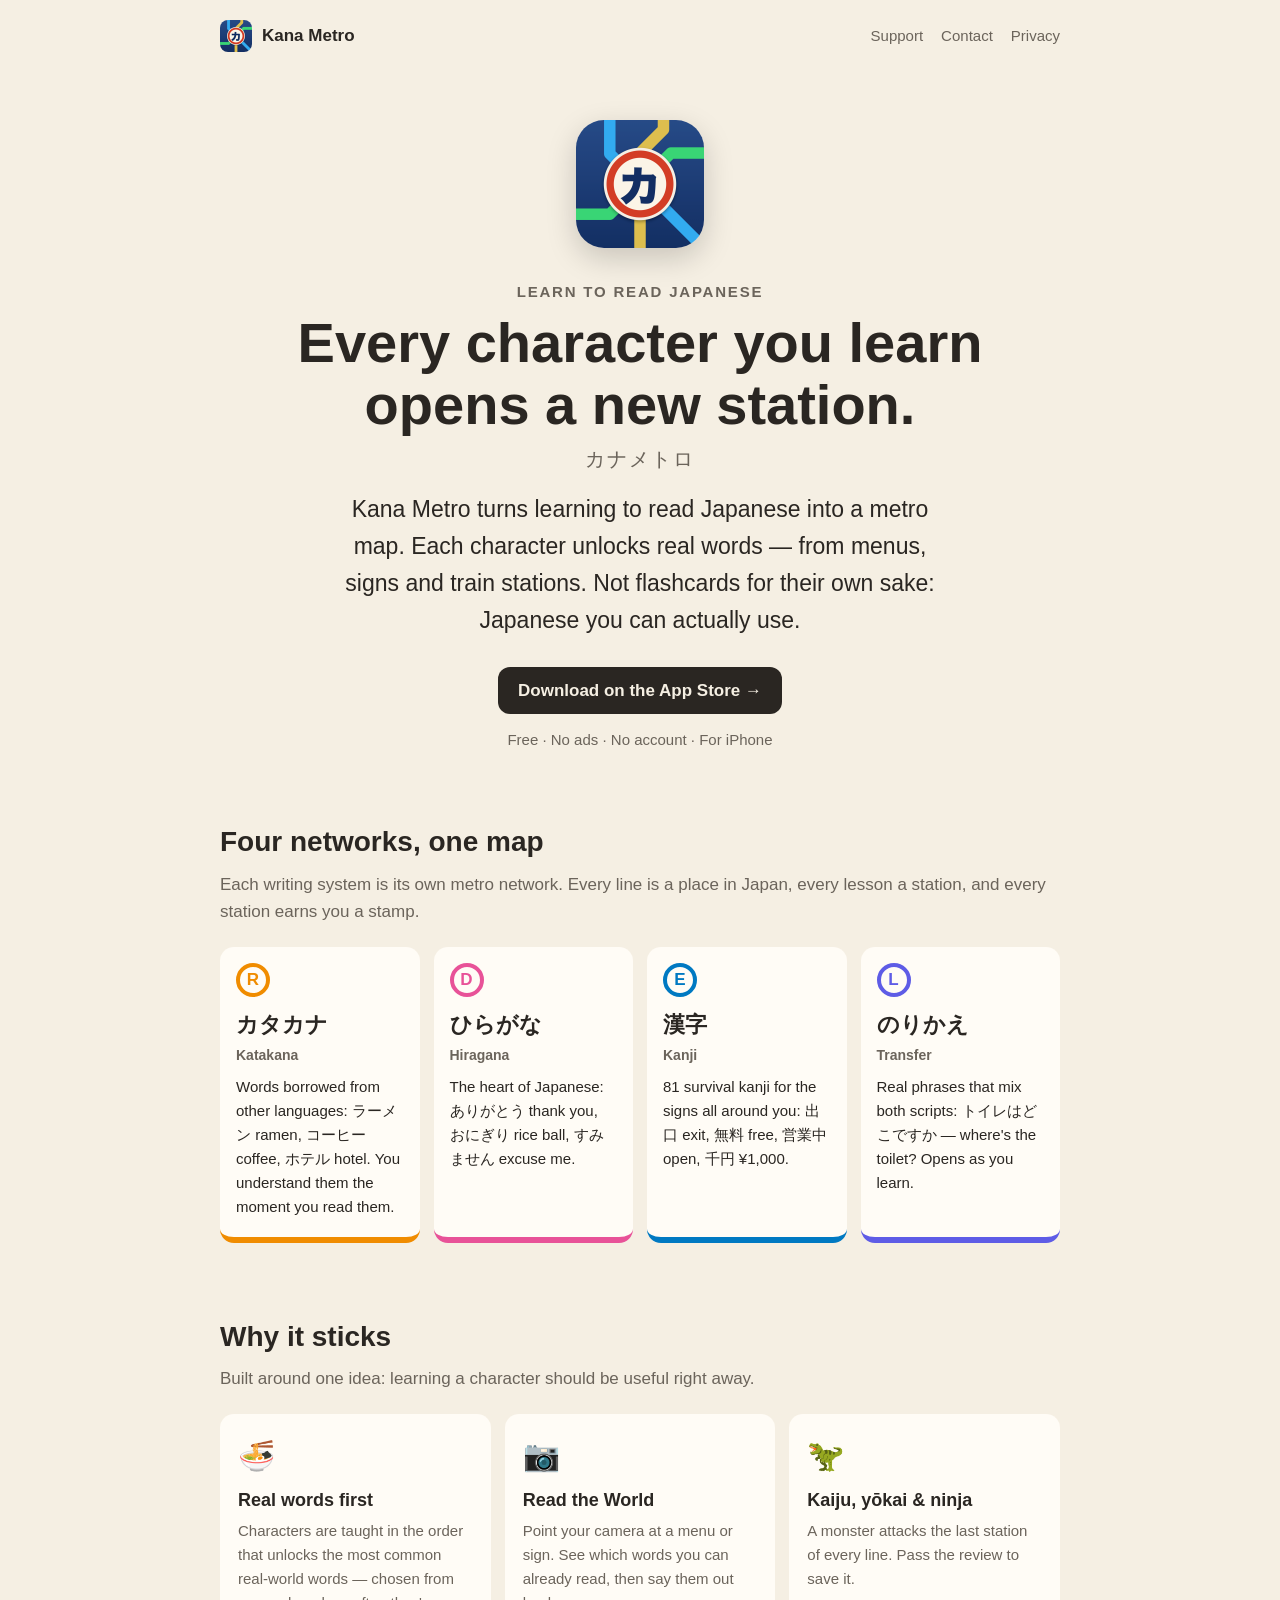
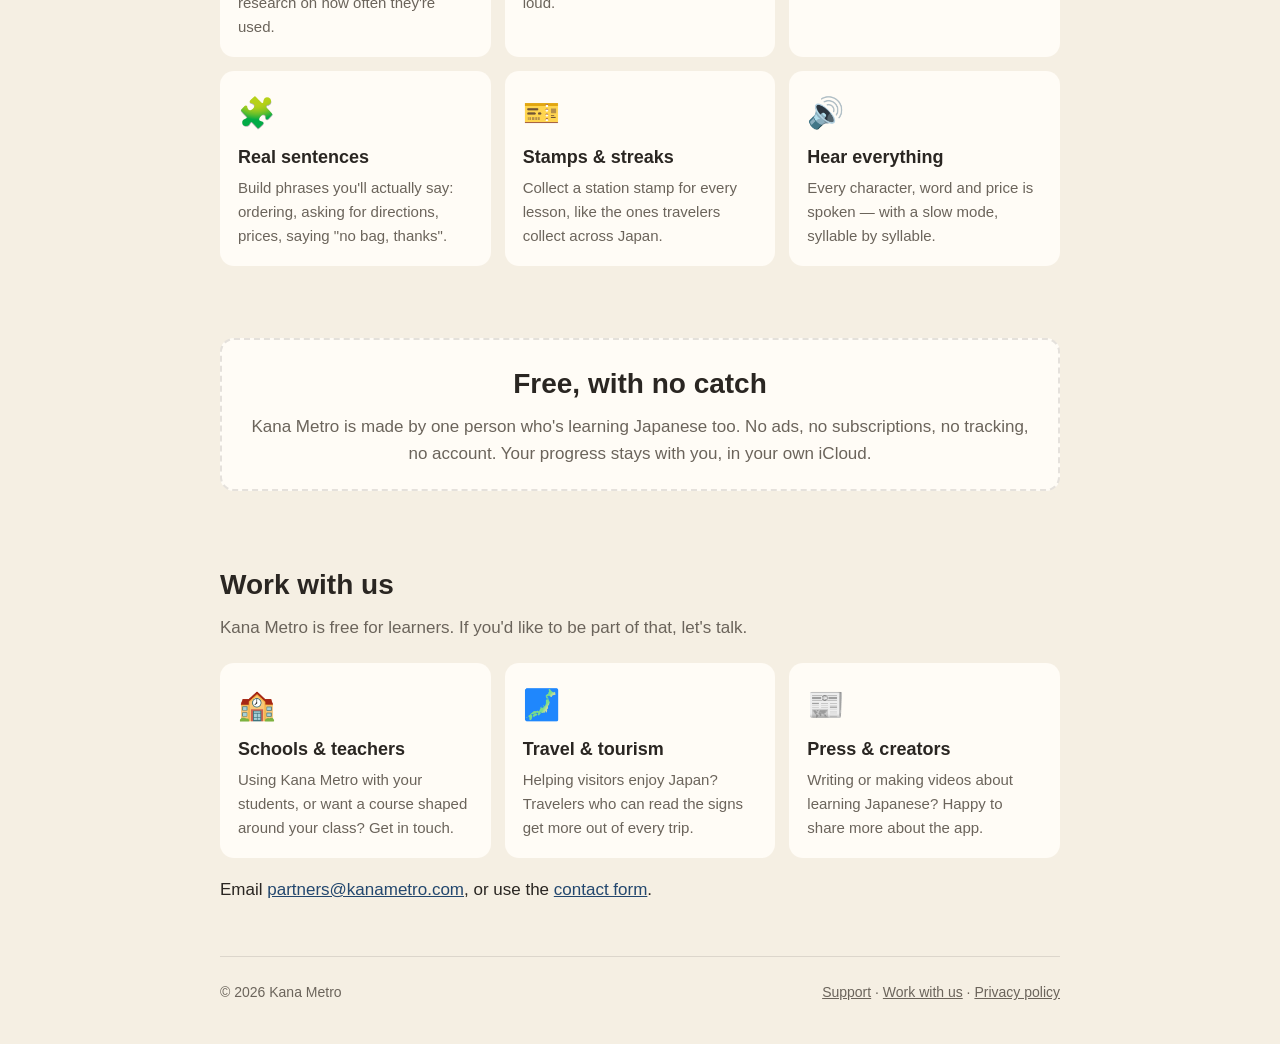
<file: index.html>
<!doctype html>
<html lang="en">
<head>
  <meta charset="utf-8">
  <meta name="viewport" content="width=device-width, initial-scale=1">
  <title>Kana Metro — learn to read Japanese</title>
  <meta name="description" content="Learn to read Japanese on a metro map: every character you learn opens a new station and unlocks real words from menus, signs and stations. Free, no ads, no account.">
  <meta property="og:title" content="Kana Metro — learn to read Japanese">
  <meta property="og:description" content="Every character you learn unlocks real words from menus, signs and stations. Free, no ads, no account.">
  <meta property="og:image" content="https://kanametro.com/icon.png">
  <link rel="icon" href="favicon.png">
  <link rel="apple-touch-icon" href="icon.png">
  <link rel="stylesheet" href="styles.css?v=3">
</head>
<body>
  <div class="wrap">
    <header class="top">
      <a class="brand" href="/"><img src="favicon.png" alt="">Kana Metro</a>
      <nav><a href="support.html">Support</a><a href="support.html#contact">Contact</a><a href="privacy.html">Privacy</a></nav>
    </header>

    <div class="hero">
      <img src="icon.png" alt="Kana Metro app icon">
      <div class="eyebrow">Learn to read Japanese</div>
      <h1>Every character you learn opens a new station.</h1>
      <div class="jp">カナメトロ</div>
      <p class="lead">Kana Metro turns learning to read Japanese into a metro map. Each character unlocks real words — from menus, signs and train stations. Not flashcards for their own sake: Japanese you can actually use.</p>
      <a class="badge" href="https://apps.apple.com/app/id6824507115">Download on the App Store →</a>
      <div class="pills">Free · No ads · No account · For iPhone</div>
    </div>

    <section>
      <h2>Four networks, one map</h2>
      <p class="sub">Each writing system is its own metro network. Every line is a place in Japan, every lesson a station, and every station earns you a stamp.</p>
      <div class="lines">
        <div class="line" style="--c:#F08C00">
          <span class="code">R</span>
          <h3>カタカナ</h3>
          <div class="name">Katakana</div>
          <p>Words borrowed from other languages: ラーメン ramen, コーヒー coffee, ホテル hotel. You understand them the moment you read them.</p>
        </div>
        <div class="line" style="--c:#E85298">
          <span class="code">D</span>
          <h3>ひらがな</h3>
          <div class="name">Hiragana</div>
          <p>The heart of Japanese: ありがとう thank you, おにぎり rice ball, すみません excuse me.</p>
        </div>
        <div class="line" style="--c:#0079C2">
          <span class="code">E</span>
          <h3>漢字</h3>
          <div class="name">Kanji</div>
          <p>81 survival kanji for the signs all around you: 出口 exit, 無料 free, 営業中 open, 千円 ¥1,000.</p>
        </div>
        <div class="line" style="--c:#5E5CE6">
          <span class="code">L</span>
          <h3>のりかえ</h3>
          <div class="name">Transfer</div>
          <p>Real phrases that mix both scripts: トイレはどこですか — where's the toilet? Opens as you learn.</p>
        </div>
      </div>
    </section>

    <section>
      <h2>Why it sticks</h2>
      <p class="sub">Built around one idea: learning a character should be useful right away.</p>
      <div class="features">
        <div class="feature">
          <div class="icon">🍜</div>
          <h3>Real words first</h3>
          <p>Characters are taught in the order that unlocks the most common real-world words — chosen from research on how often they're used.</p>
        </div>
        <div class="feature">
          <div class="icon">📷</div>
          <h3>Read the World</h3>
          <p>Point your camera at a menu or sign. See which words you can already read, then say them out loud.</p>
        </div>
        <div class="feature">
          <div class="icon">🦖</div>
          <h3>Kaiju, yōkai &amp; ninja</h3>
          <p>A monster attacks the last station of every line. Pass the review to save it.</p>
        </div>
        <div class="feature">
          <div class="icon">🧩</div>
          <h3>Real sentences</h3>
          <p>Build phrases you'll actually say: ordering, asking for directions, prices, saying "no bag, thanks".</p>
        </div>
        <div class="feature">
          <div class="icon">🎫</div>
          <h3>Stamps &amp; streaks</h3>
          <p>Collect a station stamp for every lesson, like the ones travelers collect across Japan.</p>
        </div>
        <div class="feature">
          <div class="icon">🔊</div>
          <h3>Hear everything</h3>
          <p>Every character, word and price is spoken — with a slow mode, syllable by syllable.</p>
        </div>
      </div>
    </section>

    <section>
      <div class="promise">
        <h2>Free, with no catch</h2>
        <p class="sub" style="margin:0">Kana Metro is made by one person who's learning Japanese too. No ads, no subscriptions, no tracking, no account. Your progress stays with you, in your own iCloud.</p>
      </div>
    </section>

    <section id="work-with-us">
      <h2>Work with us</h2>
      <p class="sub">Kana Metro is free for learners. If you'd like to be part of that, let's talk.</p>
      <div class="features">
        <div class="feature">
          <div class="icon">🏫</div>
          <h3>Schools &amp; teachers</h3>
          <p>Using Kana Metro with your students, or want a course shaped around your class? Get in touch.</p>
        </div>
        <div class="feature">
          <div class="icon">🗾</div>
          <h3>Travel &amp; tourism</h3>
          <p>Helping visitors enjoy Japan? Travelers who can read the signs get more out of every trip.</p>
        </div>
        <div class="feature">
          <div class="icon">📰</div>
          <h3>Press &amp; creators</h3>
          <p>Writing or making videos about learning Japanese? Happy to share more about the app.</p>
        </div>
      </div>
      <p style="margin-top:18px">Email <a href="mailto:partners@kanametro.com">partners@kanametro.com</a>, or use the <a href="support.html#contact">contact form</a>.</p>
    </section>

    <footer>
      <span>© 2026 Kana Metro</span>
      <span><a href="support.html">Support</a> · <a href="#work-with-us">Work with us</a> · <a href="privacy.html">Privacy policy</a></span>
    </footer>
  </div>
</body>
</html>
</file>
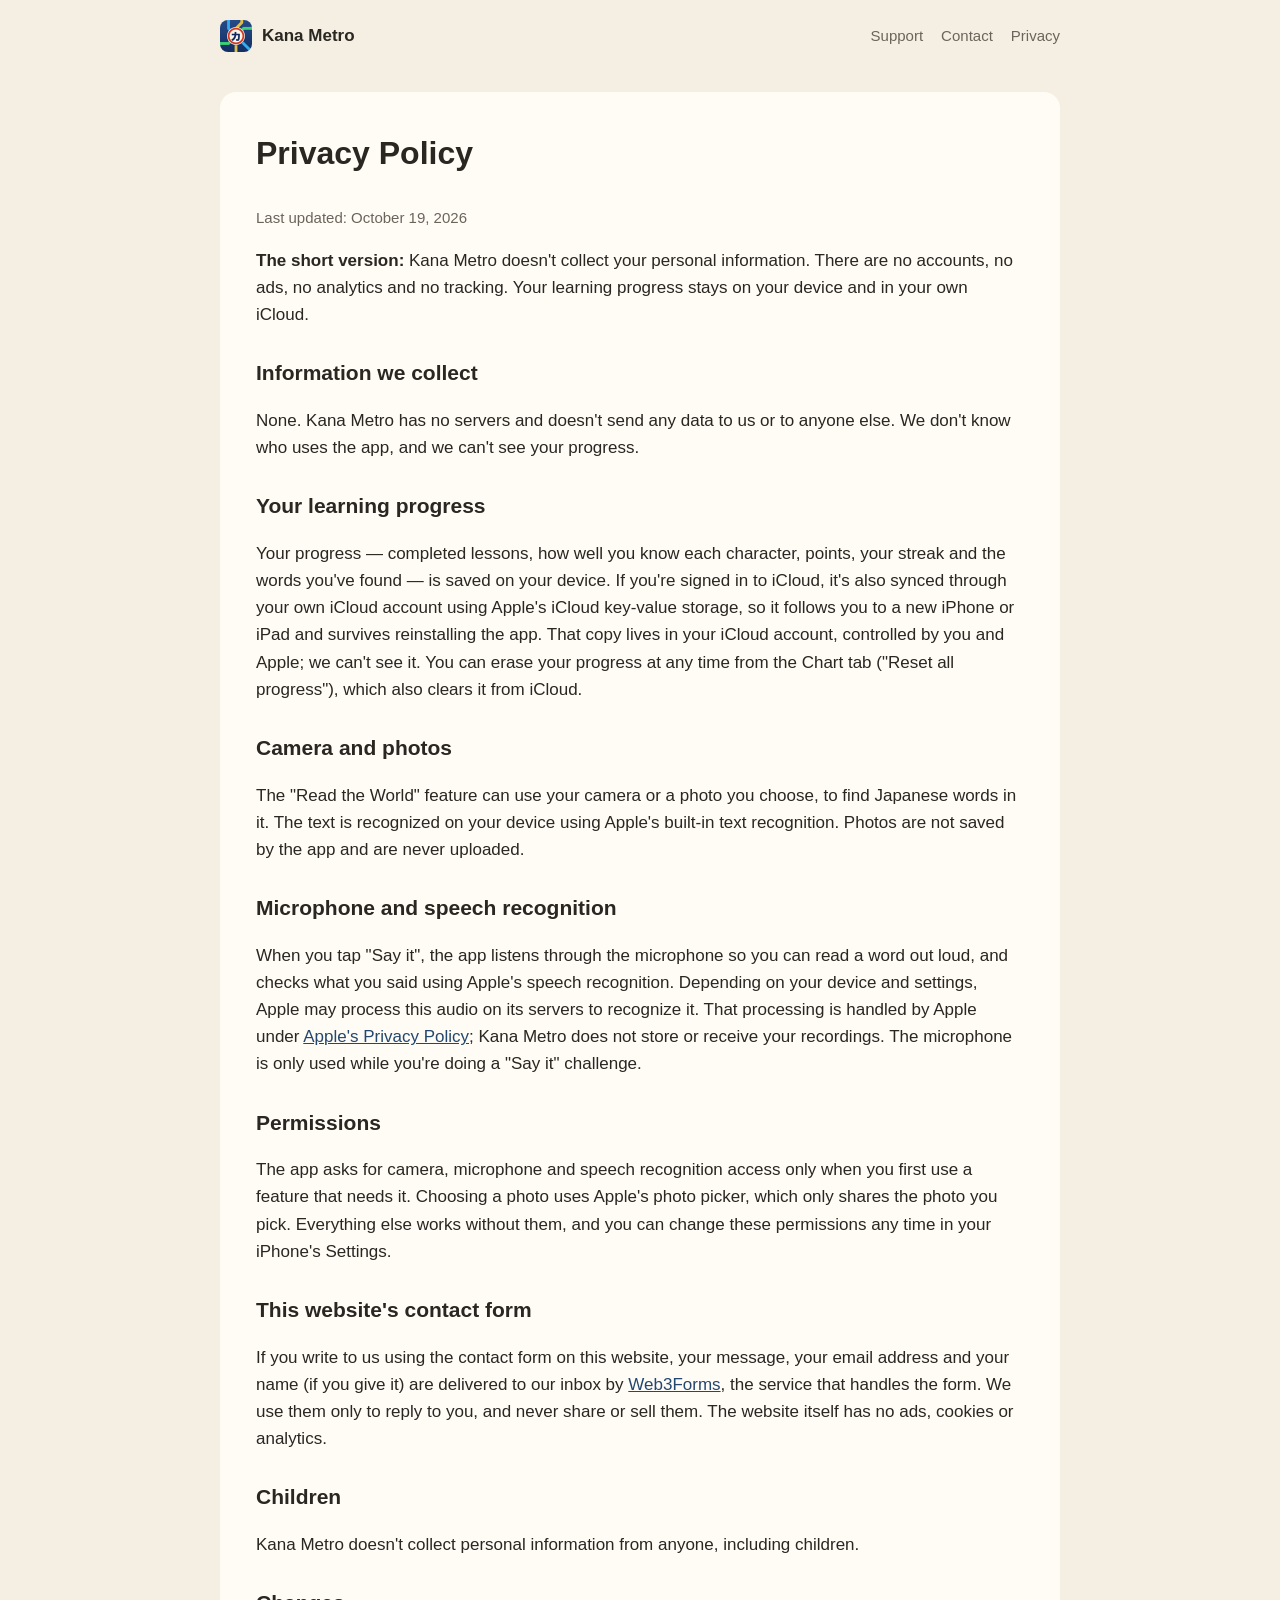
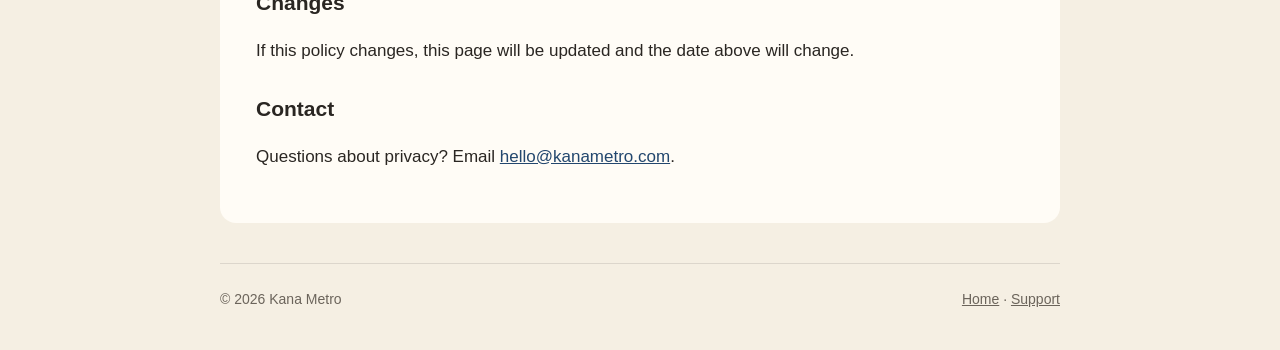
<file: privacy.html>
<!doctype html>
<html lang="en">
<head>
  <meta charset="utf-8">
  <meta name="viewport" content="width=device-width, initial-scale=1">
  <title>Privacy Policy — Kana Metro</title>
  <meta name="description" content="Kana Metro's privacy policy: no accounts, no ads, no tracking.">
  <link rel="icon" href="favicon.png">
  <link rel="stylesheet" href="styles.css?v=3">
</head>
<body>
  <div class="wrap">
    <header class="top">
      <a class="brand" href="/"><img src="favicon.png" alt="">Kana Metro</a>
      <nav><a href="support.html">Support</a><a href="support.html#contact">Contact</a><a href="privacy.html">Privacy</a></nav>
    </header>

    <article>
      <h1>Privacy Policy</h1>
      <p class="updated">Last updated: October 19, 2026</p>

      <p><strong>The short version:</strong> Kana Metro doesn't collect your personal information. There are no accounts, no ads, no analytics and no tracking. Your learning progress stays on your device and in your own iCloud.</p>

      <h2>Information we collect</h2>
      <p>None. Kana Metro has no servers and doesn't send any data to us or to anyone else. We don't know who uses the app, and we can't see your progress.</p>

      <h2>Your learning progress</h2>
      <p>Your progress — completed lessons, how well you know each character, points, your streak and the words you've found — is saved on your device. If you're signed in to iCloud, it's also synced through your own iCloud account using Apple's iCloud key-value storage, so it follows you to a new iPhone or iPad and survives reinstalling the app. That copy lives in your iCloud account, controlled by you and Apple; we can't see it. You can erase your progress at any time from the Chart tab ("Reset all progress"), which also clears it from iCloud.</p>

      <h2>Camera and photos</h2>
      <p>The "Read the World" feature can use your camera or a photo you choose, to find Japanese words in it. The text is recognized on your device using Apple's built-in text recognition. Photos are not saved by the app and are never uploaded.</p>

      <h2>Microphone and speech recognition</h2>
      <p>When you tap "Say it", the app listens through the microphone so you can read a word out loud, and checks what you said using Apple's speech recognition. Depending on your device and settings, Apple may process this audio on its servers to recognize it. That processing is handled by Apple under <a href="https://www.apple.com/legal/privacy/">Apple's Privacy Policy</a>; Kana Metro does not store or receive your recordings. The microphone is only used while you're doing a "Say it" challenge.</p>

      <h2>Permissions</h2>
      <p>The app asks for camera, microphone and speech recognition access only when you first use a feature that needs it. Choosing a photo uses Apple's photo picker, which only shares the photo you pick. Everything else works without them, and you can change these permissions any time in your iPhone's Settings.</p>

      <h2>This website's contact form</h2>
      <p>If you write to us using the contact form on this website, your message, your email address and your name (if you give it) are delivered to our inbox by <a href="https://web3forms.com/privacy">Web3Forms</a>, the service that handles the form. We use them only to reply to you, and never share or sell them. The website itself has no ads, cookies or analytics.</p>

      <h2>Children</h2>
      <p>Kana Metro doesn't collect personal information from anyone, including children.</p>

      <h2>Changes</h2>
      <p>If this policy changes, this page will be updated and the date above will change.</p>

      <h2>Contact</h2>
      <p>Questions about privacy? Email <a href="mailto:hello@kanametro.com">hello@kanametro.com</a>.</p>
    </article>

    <footer>
      <span>© 2026 Kana Metro</span>
      <span><a href="/">Home</a> · <a href="support.html">Support</a></span>
    </footer>
  </div>
</body>
</html>
</file>
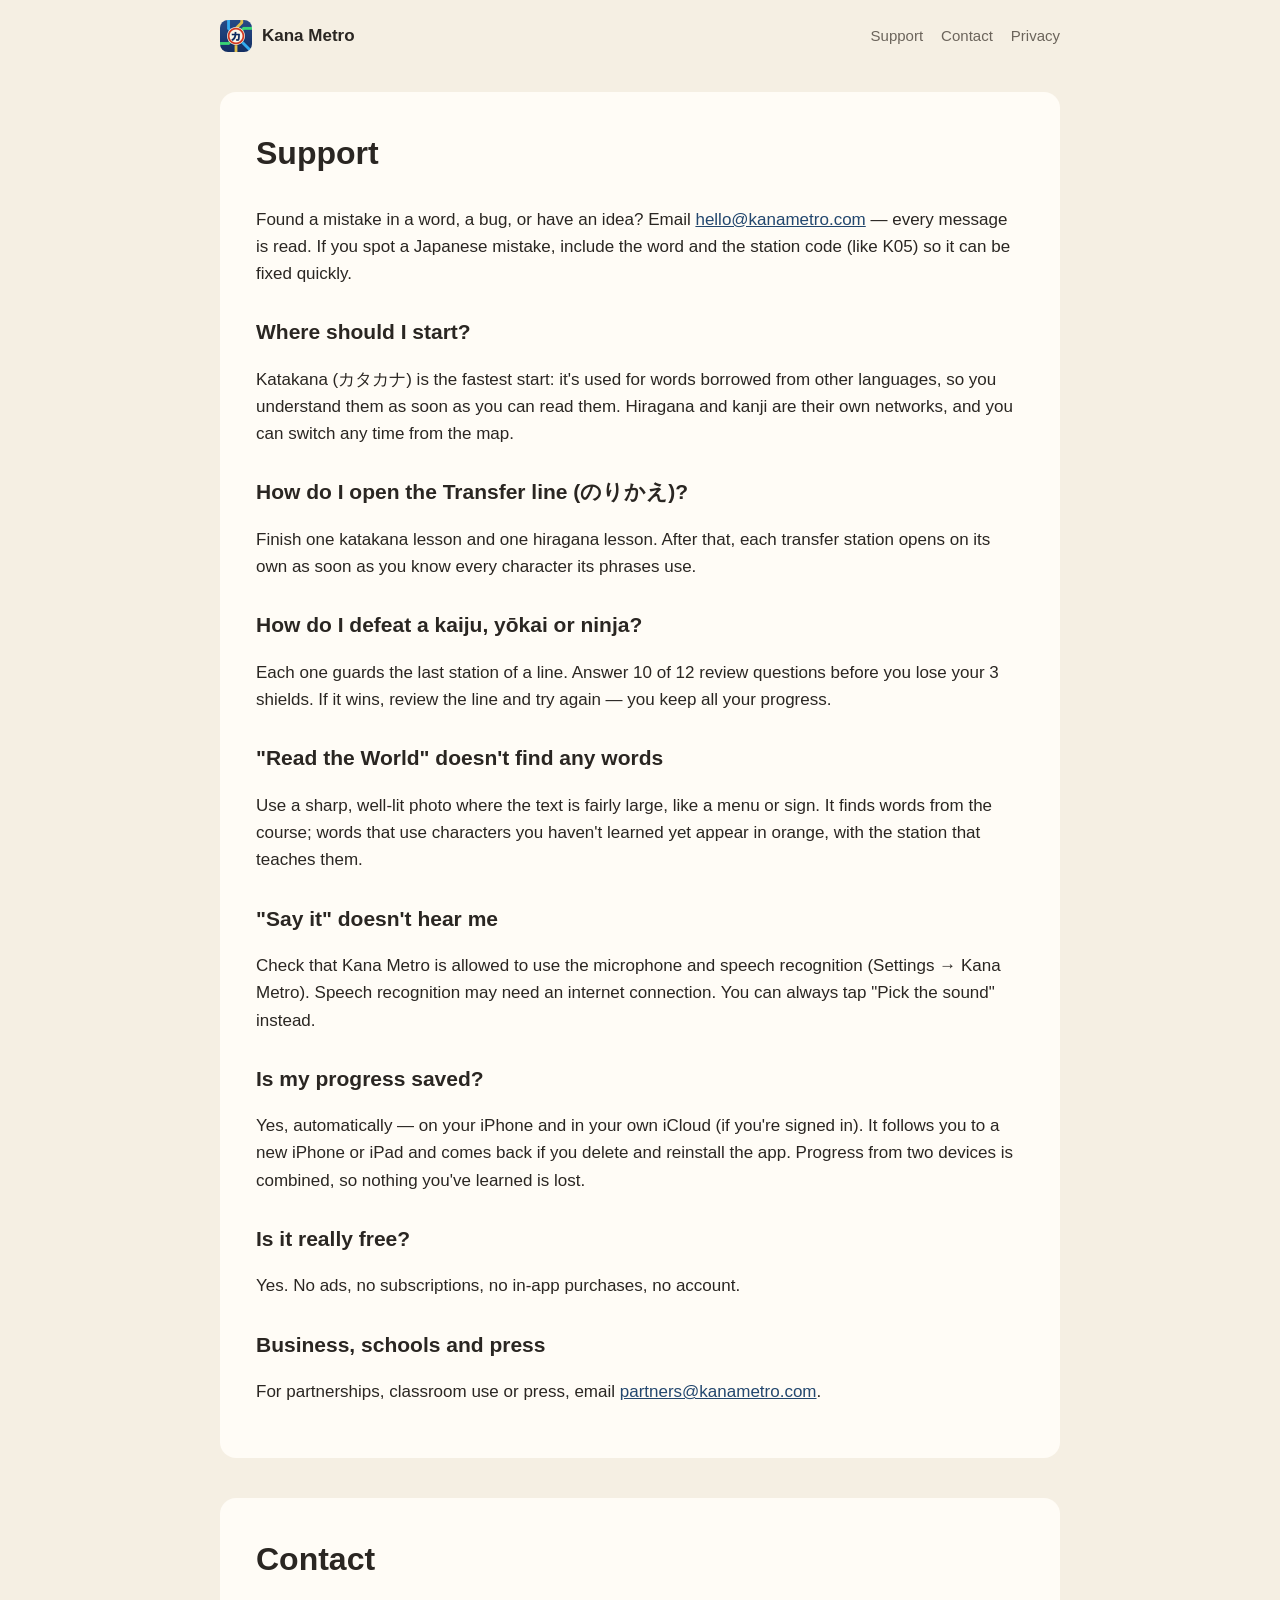
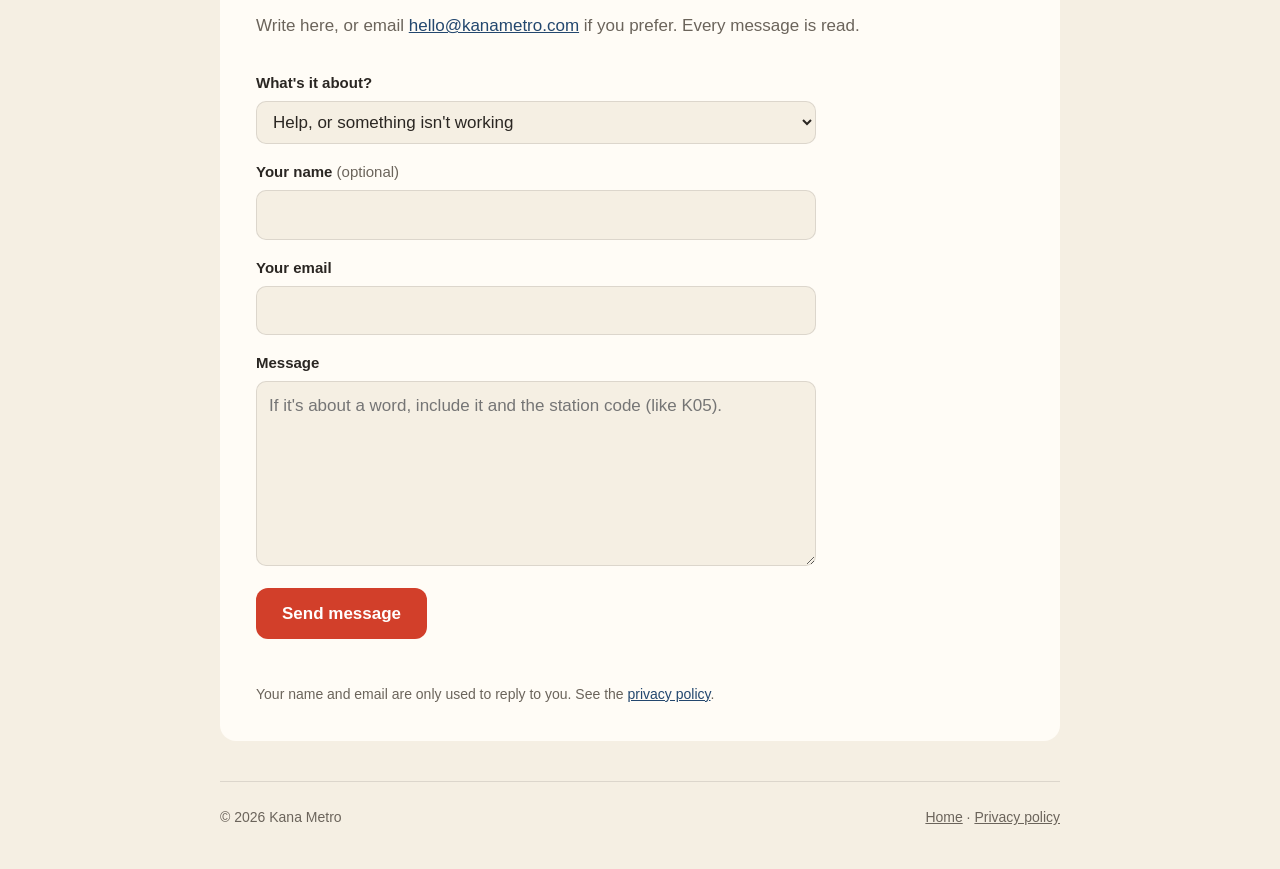
<file: support.html>
<!doctype html>
<html lang="en">
<head>
  <meta charset="utf-8">
  <meta name="viewport" content="width=device-width, initial-scale=1">
  <title>Support — Kana Metro</title>
  <meta name="description" content="Help and contact for Kana Metro.">
  <link rel="icon" href="favicon.png">
  <link rel="stylesheet" href="styles.css?v=3">
</head>
<body>
  <div class="wrap">
    <header class="top">
      <a class="brand" href="/"><img src="favicon.png" alt="">Kana Metro</a>
      <nav><a href="support.html">Support</a><a href="support.html#contact">Contact</a><a href="privacy.html">Privacy</a></nav>
    </header>

    <article>
      <h1>Support</h1>
      <p>Found a mistake in a word, a bug, or have an idea? Email <a href="mailto:hello@kanametro.com">hello@kanametro.com</a> — every message is read. If you spot a Japanese mistake, include the word and the station code (like K05) so it can be fixed quickly.</p>

      <h2>Where should I start?</h2>
      <p>Katakana (カタカナ) is the fastest start: it's used for words borrowed from other languages, so you understand them as soon as you can read them. Hiragana and kanji are their own networks, and you can switch any time from the map.</p>

      <h2>How do I open the Transfer line (のりかえ)?</h2>
      <p>Finish one katakana lesson and one hiragana lesson. After that, each transfer station opens on its own as soon as you know every character its phrases use.</p>

      <h2>How do I defeat a kaiju, yōkai or ninja?</h2>
      <p>Each one guards the last station of a line. Answer 10 of 12 review questions before you lose your 3 shields. If it wins, review the line and try again — you keep all your progress.</p>

      <h2>"Read the World" doesn't find any words</h2>
      <p>Use a sharp, well-lit photo where the text is fairly large, like a menu or sign. It finds words from the course; words that use characters you haven't learned yet appear in orange, with the station that teaches them.</p>

      <h2>"Say it" doesn't hear me</h2>
      <p>Check that Kana Metro is allowed to use the microphone and speech recognition (Settings → Kana Metro). Speech recognition may need an internet connection. You can always tap "Pick the sound" instead.</p>

      <h2>Is my progress saved?</h2>
      <p>Yes, automatically — on your iPhone and in your own iCloud (if you're signed in). It follows you to a new iPhone or iPad and comes back if you delete and reinstall the app. Progress from two devices is combined, so nothing you've learned is lost.</p>

      <h2>Is it really free?</h2>
      <p>Yes. No ads, no subscriptions, no in-app purchases, no account.</p>

      <h2>Business, schools and press</h2>
      <p>For partnerships, classroom use or press, email <a href="mailto:partners@kanametro.com">partners@kanametro.com</a>.</p>
    </article>

    <article id="contact">
      <h1>Contact</h1>
      <p class="sub">Write here, or email <a href="mailto:hello@kanametro.com">hello@kanametro.com</a> if you prefer. Every message is read.</p>
      <!-- Sent through Web3Forms (web3forms.com), which emails the message to hello@kanametro.com. -->
      <form id="contact-form" class="contact" action="https://api.web3forms.com/submit" method="POST">
        <input type="hidden" name="access_key" value="ff47ae00-bca0-4d3a-a21b-ae068faa1e60">
        <input type="hidden" name="from_name" value="Kana Metro website">
        <input type="hidden" name="subject" value="Kana Metro: new message">
        <!-- Honeypot: hidden from people, bots fill it in and their message is dropped. -->
        <input type="checkbox" name="botcheck" class="honeypot" style="display:none" tabindex="-1" autocomplete="off">

        <label for="reason">What's it about?</label>
        <select id="reason" name="reason" required>
          <option value="Support or bug">Help, or something isn't working</option>
          <option value="Japanese mistake">A mistake in the Japanese</option>
          <option value="Idea">An idea for the app</option>
          <option value="Partnership">Partnership, school or business</option>
          <option value="Press">Press or creators</option>
          <option value="Other">Something else</option>
        </select>

        <label for="name">Your name <span class="optional">(optional)</span></label>
        <input id="name" name="name" type="text" autocomplete="name" maxlength="100">

        <label for="email">Your email</label>
        <input id="email" name="email" type="email" autocomplete="email" required maxlength="200">

        <label for="message">Message</label>
        <textarea id="message" name="message" rows="6" required maxlength="5000"
                  placeholder="If it's about a word, include it and the station code (like K05)."></textarea>

        <button type="submit">Send message</button>
        <p class="form-status" role="status" aria-live="polite"></p>
        <p class="fine">Your name and email are only used to reply to you. See the <a href="privacy.html">privacy policy</a>.</p>
      </form>
    </article>

    <script>
      // Send without leaving the page; without JavaScript the form still posts normally.
      const form = document.getElementById("contact-form");
      const status = form.querySelector(".form-status");
      const button = form.querySelector("button");
      form.addEventListener("submit", async (event) => {
        event.preventDefault();
        form.elements.subject.value = "Kana Metro: " + form.elements.reason.value;
        button.disabled = true;
        status.textContent = "Sending…";
        status.className = "form-status";
        try {
          const response = await fetch(form.action, {
            method: "POST",
            headers: { "Accept": "application/json" },
            body: new FormData(form),
          });
          const result = await response.json();
          if (!response.ok || !result.success) throw new Error(result.message || "Failed");
          form.reset();
          status.textContent = "Thanks! Your message was sent — you'll get a reply by email.";
          status.className = "form-status ok";
        } catch {
          status.textContent = "Sorry, that didn't go through. Please try again, or email hello@kanametro.com.";
          status.className = "form-status error";
        } finally {
          button.disabled = false;
        }
      });
    </script>

    <footer>
      <span>© 2026 Kana Metro</span>
      <span><a href="/">Home</a> · <a href="privacy.html">Privacy policy</a></span>
    </footer>
  </div>
</body>
</html>
</file>
<file: styles.css>
:root {
  --page: #F5EFE3;
  --card: #FFFCF6;
  --ink: #2A2622;
  --muted: #6B645B;
  --shu: #D23F2A;
  --ai: #23476E;
  --line: rgba(42, 38, 34, 0.12);
}

@media (prefers-color-scheme: dark) {
  :root {
    --page: #1B1916;
    --card: #2A2723;
    --ink: #EDE6DA;
    --muted: #A69E92;
    --shu: #FF6A50;
    --ai: #7FA8D6;
    --line: rgba(237, 230, 218, 0.14);
  }
}

* { box-sizing: border-box; }

body {
  margin: 0;
  background: var(--page);
  color: var(--ink);
  font-family: -apple-system, BlinkMacSystemFont, "Hiragino Sans", "Noto Sans JP", "Segoe UI", sans-serif;
  font-size: 17px;
  line-height: 1.6;
}

a { color: var(--ai); }

.wrap { max-width: 880px; margin: 0 auto; padding: 0 20px; }

header.top {
  display: flex;
  align-items: center;
  justify-content: space-between;
  padding: 20px 0;
}

.brand { display: flex; align-items: center; gap: 10px; font-weight: 700; color: var(--ink); text-decoration: none; }
.brand img { width: 32px; height: 32px; border-radius: 8px; }
nav a { margin-left: 18px; color: var(--muted); text-decoration: none; font-size: 15px; }
nav a:hover { color: var(--ink); }

.hero { text-align: center; padding: 48px 0 32px; }
.hero img { width: 128px; height: 128px; border-radius: 28px; box-shadow: 0 10px 30px rgba(0, 0, 0, 0.18); }
.hero .eyebrow { margin-top: 24px; font-size: 15px; font-weight: 700; letter-spacing: 0.12em; text-transform: uppercase; color: var(--muted); }
.hero h1 { font-size: clamp(36px, 7vw, 56px); line-height: 1.1; margin: 8px 0 8px; }
.hero .jp { color: var(--muted); font-size: 20px; letter-spacing: 0.1em; }
.hero p.lead { font-size: clamp(19px, 3vw, 23px); max-width: 620px; margin: 16px auto; }

.badge {
  display: inline-block;
  text-decoration: none;
  font-weight: 700;
  margin-top: 12px;
  padding: 10px 20px;
  border-radius: 12px;
  background: var(--ink);
  color: var(--page);
}
.pills { margin-top: 14px; color: var(--muted); font-size: 15px; }

section { padding: 36px 0; }
h2 { font-size: 28px; margin: 0 0 6px; }
.sub { color: var(--muted); margin: 0 0 22px; }

.lines { display: grid; grid-template-columns: repeat(auto-fit, minmax(190px, 1fr)); gap: 14px; }
.line {
  background: var(--card);
  border-radius: 14px;
  padding: 16px 16px 18px;
  border-bottom: 6px solid var(--c);
}
.line .code {
  display: inline-flex; align-items: center; justify-content: center;
  width: 34px; height: 34px; border-radius: 50%;
  border: 4px solid var(--c); font-weight: 800; color: var(--c);
}
.line h3 { margin: 10px 0 2px; font-size: 22px; }
.line .name { color: var(--muted); font-size: 14px; font-weight: 600; }
.line p { margin: 8px 0 0; font-size: 15px; }

.features { display: grid; grid-template-columns: repeat(auto-fit, minmax(240px, 1fr)); gap: 14px; }
.feature { background: var(--card); border-radius: 14px; padding: 18px; }
.feature .icon { font-size: 30px; }
.feature h3 { margin: 6px 0 4px; font-size: 18px; }
.feature p { margin: 0; font-size: 15px; color: var(--muted); }

.promise {
  background: var(--card);
  border: 2px dashed var(--line);
  border-radius: 14px;
  padding: 22px;
  text-align: center;
}

article { background: var(--card); border-radius: 16px; padding: clamp(20px, 4vw, 36px); margin: 20px 0 40px; }
article h1 { margin-top: 0; font-size: 32px; }
article h2 { font-size: 21px; margin-top: 28px; }
.updated { color: var(--muted); font-size: 15px; }

footer {
  border-top: 1px solid var(--line);
  padding: 24px 0 40px;
  color: var(--muted);
  font-size: 14px;
  display: flex;
  flex-wrap: wrap;
  gap: 8px 18px;
  justify-content: space-between;
}
footer a { color: var(--muted); }

.contact { display: grid; gap: 6px; max-width: 560px; }
.contact label { font-weight: 600; font-size: 15px; margin-top: 10px; }
.contact .optional { font-weight: 400; color: var(--muted); }
.contact input, .contact select, .contact textarea {
  font: inherit;
  color: var(--ink);
  background: var(--page);
  border: 1.5px solid var(--line);
  border-radius: 10px;
  padding: 10px 12px;
  width: 100%;
}
.contact input:focus, .contact select:focus, .contact textarea:focus { outline: 2px solid var(--ai); border-color: transparent; }
.contact textarea { resize: vertical; }
.contact button {
  margin-top: 16px;
  justify-self: start;
  font: inherit;
  font-weight: 700;
  color: #fff;
  background: var(--shu);
  border: 0;
  border-radius: 12px;
  padding: 12px 26px;
  cursor: pointer;
}
.contact button:disabled { opacity: 0.6; cursor: default; }
.contact .honeypot { position: absolute; left: -9999px; width: 1px; height: 1px; opacity: 0; }
.form-status { margin: 8px 0 0; font-weight: 600; min-height: 1.4em; }
.form-status.ok { color: #4E8A3A; }
.form-status.error { color: var(--shu); }
.fine { color: var(--muted); font-size: 14px; margin: 0; }
</file>
